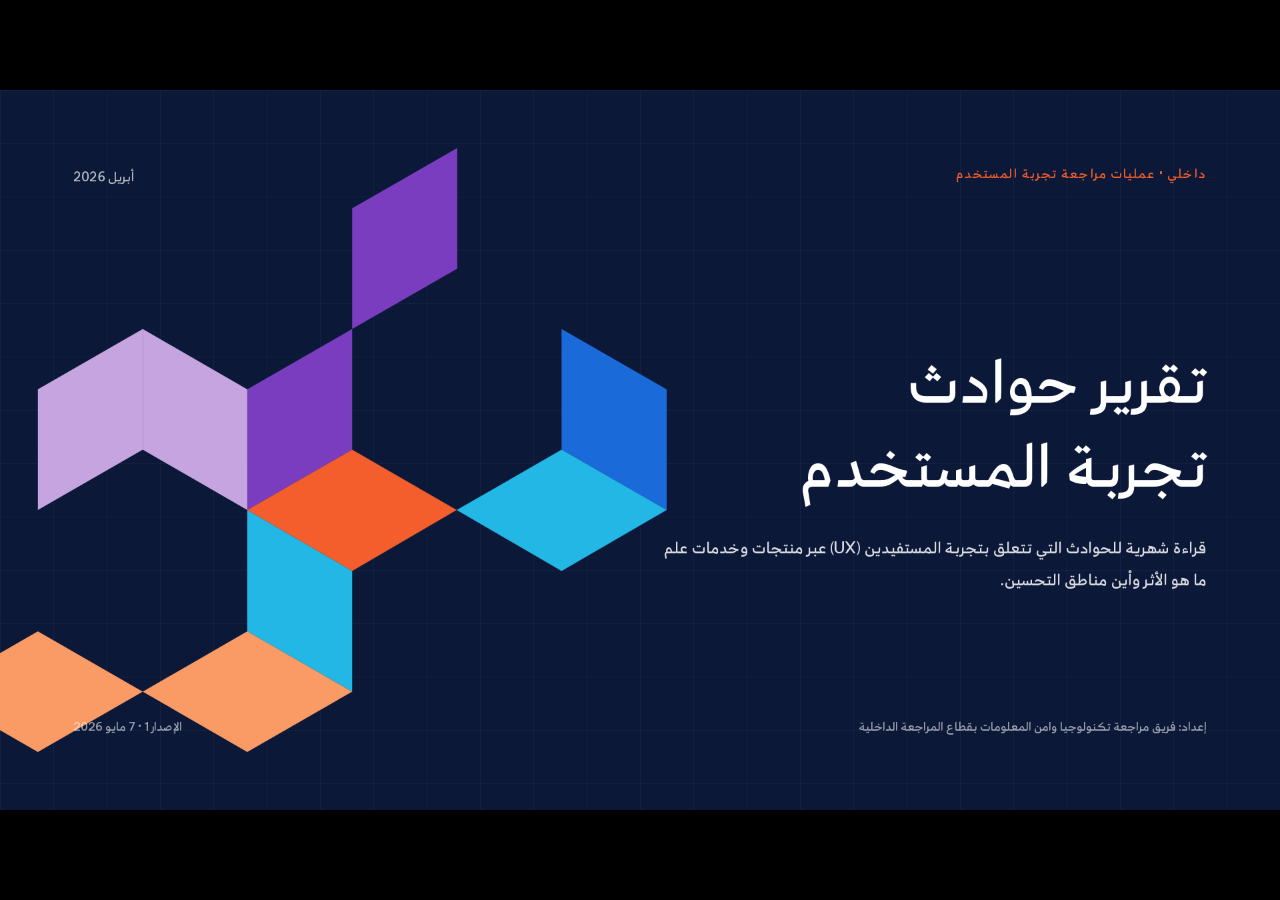
<file: project/UX Incidents - April 2026-print.html>
<!DOCTYPE html><html lang="ar" dir="rtl"><head>


<meta charset="utf-8">
<title>تقرير حوادث تجربة المستخدم — أبريل 2026</title>
<template id="__bundler_thumbnail" data-bg-color="#0B1838">
  <svg viewBox="0 0 1200 800" xmlns="http://www.w3.org/2000/svg">
    <rect width="1200" height="800" fill="#0B1838"/>
    <g transform="translate(600 400)">
      <circle cx="-180" cy="-60" r="90" fill="#7A3DC0"/>
      <circle cx="-60" cy="-60" r="90" fill="#1A6BD9"/>
      <circle cx="60" cy="-60" r="90" fill="#22B7E5"/>
      <circle cx="180" cy="-60" r="90" fill="#F35E2C"/>
      <rect x="-260" y="80" width="520" height="14" rx="7" fill="#FA9A64"/>
      <rect x="-180" y="120" width="360" height="10" rx="5" fill="#FFFFFF" opacity="0.5"/>
    </g>
  </svg>
</template>
<script src="deck-stage.js"></script>
<style>
@font-face {
  font-family: 'Elm';
  src: url('fonts/Elm-Regular.ttf') format('truetype');
  font-weight: 400 900;
  font-display: swap;
}
:root {
  /* Elm official palette */
  --navy: #0B1838;
  --navy-2: #1A2A57;
  --purple: #7A3DC0;
  --purple-light: #C5A4E0;
  --blue: #1A6BD9;
  --cyan: #22B7E5;
  --orange: #F35E2C;
  --peach: #FA9A64;
  --paper: #F7F4EE;
  --bone: #FFFFFF;
  --line: #D9D5CC;
  --muted: #6B7280;

  --type-title: 80px;
  --type-subtitle: 44px;
  --type-body: 32px;
  --type-small: 26px;
  --type-eyebrow: 24px;

  --pad-top: 100px;
  --pad-bottom: 90px;
  --pad-x: 110px;
}

* { box-sizing: border-box; }

body {
  margin: 0;
  font-family: 'Elm', 'Tahoma', 'Arial', sans-serif;
  background: #000;
  color: var(--navy);
}

deck-stage section {
  font-family: 'Elm', 'Tahoma', 'Arial', sans-serif;
  background: var(--paper);
  color: var(--navy);
  padding: var(--pad-top) var(--pad-x) var(--pad-bottom);
  display: flex;
  flex-direction: column;
  overflow: hidden;
  position: relative;
  direction: rtl;
}

.eyebrow {
  font-size: var(--type-eyebrow);
  letter-spacing: 0.06em;
  color: var(--orange);
  font-weight: 600;
}
.muted { color: var(--muted); }

h1, h2, h3, p { margin: 0; font-weight: 500; }
h1 { font-size: var(--type-title); line-height: 1.15; letter-spacing: 0; }
h2 { font-size: var(--type-subtitle); line-height: 1.2; font-weight: 500; }
p  { font-size: var(--type-body); line-height: 1.5; }

.slide-tag {
  position: absolute; top: 56px; right: 88px;
  font-size: 24px; letter-spacing: 0.04em;
  color: var(--navy); opacity: 0.55;
}
.slide-tag .dot {
  display: inline-block; width: 10px; height: 10px; background: var(--orange);
  border-radius: 50%; margin-left: 14px; vertical-align: middle;
  transform: translateY(-2px);
}
.foot {
  position: absolute; bottom: 56px; right: 88px; left: 88px;
  display: flex; justify-content: space-between; align-items: center;
  font-size: 24px; letter-spacing: 0.04em;
  color: var(--navy); opacity: 0.55;
}
.foot .logo-mini { width: 56px; height: auto; }

/* ========= COVER ========= */
.cover {
  background: var(--navy);
  color: var(--bone);
  padding: 0;
}
.cover-grid {
  position: absolute; inset: 0;
  background-image:
    linear-gradient(to right, rgba(255,255,255,0.04) 1px, transparent 1px),
    linear-gradient(to bottom, rgba(255,255,255,0.04) 1px, transparent 1px);
  background-size: 80px 80px;
  pointer-events: none;
}
.cover-mark {
  position: absolute; left: -100px; top: 50%; transform: translateY(-50%);
  width: 1100px; opacity: 1;
}
.cover-content {
  position: relative; z-index: 2;
  padding: 110px var(--pad-x);
  display: flex; flex-direction: column; justify-content: space-between; height: 100%;
}
.cover-top { display: flex; justify-content: space-between; align-items: flex-start; }
.cover-meta {
  text-align: left; font-size: 26px;
  color: var(--bone); opacity: 0.7;
  line-height: 1.6;
}
.cover-title {
  font-size: 184px; line-height: 1.05; letter-spacing: 0;
  font-weight: 500;
}
.cover-title .orange { color: var(--orange); }
.cover-title .purple { color: var(--purple-light); }
.cover-sub {
  font-size: 32px; color: var(--bone);
  opacity: 0.85; max-width: 1000px; margin-top: 36px; line-height: 1.5;
}
.cover-bottom {
  display: flex; justify-content: space-between; align-items: flex-end;
  font-size: 24px;
  color: var(--bone); opacity: 0.6;
}

/* ========= SECTION DIVIDER ========= */
.section-divider {
  background: var(--navy);
  color: var(--bone);
  justify-content: center;
}
.section-divider .num-big {
  font-size: 280px; line-height: 1; color: var(--orange);
  font-weight: 500;
}
.section-divider h1 { font-size: 110px; max-width: 1500px; margin-top: 24px; line-height: 1.15; }
.section-divider .eyebrow { color: var(--orange); margin-bottom: 48px; font-size: 28px; }
.section-divider .deco {
  position: absolute; left: -80px; bottom: -80px; width: 540px; opacity: 0.18;
}
.section-divider .stat-strip {
  display: flex; gap: 80px; margin-top: 48px;
}
.section-divider .stat-strip .item .v {
  font-size: 64px; line-height: 1; color: var(--bone); font-weight: 500;
}
.section-divider .stat-strip .item .l {
  font-size: 24px; color: var(--bone); opacity: 0.6; margin-top: 10px;
}

/* ========= KPI ========= */
.kpi-grid {
  display: grid; grid-template-columns: repeat(4, 1fr);
  gap: 28px; margin-top: 56px;
  flex: 1;
}
.kpi {
  border: 2px solid var(--navy);
  background: var(--bone);
  padding: 44px 40px 40px;
  display: flex; flex-direction: column; justify-content: space-between;
  position: relative;
  min-height: 460px;
}
.kpi .label {
  font-size: 26px; color: var(--muted);
  font-weight: 500;
}
.kpi .value {
  font-size: 200px; line-height: 0.9;
  margin-top: auto; color: var(--navy); font-weight: 500;
}
.kpi .value.orange { color: var(--orange); }
.kpi .value.purple { color: var(--purple); }
.kpi .value.blue { color: var(--blue); }
.kpi .caption { font-size: 24px; color: var(--muted); margin-top: 16px; line-height: 1.4; }
.kpi.dark { background: var(--navy); color: var(--bone); border-color: var(--navy); }
.kpi.dark .label { color: rgba(255,255,255,0.6); }
.kpi.dark .caption { color: rgba(255,255,255,0.6); }

/* ========= BARS ========= */
.bars { display: flex; flex-direction: column; gap: 14px; flex: 1; margin-top: 24px; }
.bar-row {
  display: grid;
  grid-template-columns: 320px 1fr 80px;
  align-items: center;
  gap: 24px;
  font-size: 26px;
}
.bar-row .name { font-weight: 500; }
.bar-track {
  height: 38px; background: var(--bone); border: 1.5px solid var(--line);
  position: relative;
}
.bar-fill {
  height: 100%; background: var(--navy);
}
.bar-row.accent .bar-fill { background: var(--orange); }
.bar-row.purple .bar-fill { background: var(--purple); }
.bar-row.blue .bar-fill { background: var(--blue); }
.bar-value { font-size: 28px; text-align: left; font-variant-numeric: tabular-nums; font-weight: 500; }

/* ========= THEMES ========= */
.theme-grid {
  display: grid; grid-template-columns: repeat(3, 1fr);
  grid-template-rows: 1fr 1fr auto;
  gap: 16px; margin-top: 24px; flex: 1;
  min-height: 0;
}
.theme-card {
  border: 2px solid var(--navy);
  padding: 22px 26px 20px;
  display: flex; flex-direction: column;
  justify-content: space-between;
  background: var(--bone);
  position: relative;
  min-height: 0;
  overflow: hidden;
}
.theme-card .rank {
  font-size: 24px; color: var(--muted); font-weight: 600;
}
.theme-card .count {
  font-size: 64px; line-height: 1; color: var(--navy); font-weight: 500;
  margin-top: 8px;
}
.theme-card .label {
  font-size: 26px; line-height: 1.3; margin-top: 8px; font-weight: 500;
}
.theme-card.feature { background: var(--navy); color: var(--bone); border-color: var(--navy); }
.theme-card.feature .rank { color: rgba(255,255,255,0.6); }
.theme-card.feature .count { color: var(--orange); }
.theme-card.purple-bg { background: var(--purple); color: var(--bone); border-color: var(--purple); }
.theme-card.purple-bg .rank { color: rgba(255,255,255,0.7); }
.theme-card.purple-bg .count { color: var(--bone); }
.theme-card.blue-bg { background: var(--blue); color: var(--bone); border-color: var(--blue); }
.theme-card.blue-bg .rank { color: rgba(255,255,255,0.7); }
.theme-card.blue-bg .count { color: var(--bone); }

/* ========= BIG NUMBER ========= */
.big-num-slide {
  background: var(--navy); color: var(--bone);
}
.big-num-slide.purple-slide { background: var(--purple); }
.big-num-slide .eyebrow { color: var(--orange); }
.big-num-slide.purple-slide .eyebrow { color: var(--bone); opacity: 0.85; }
.big-num-slide h1 { color: var(--bone); margin-top: 32px; max-width: 1300px; }

.big-num-row {
  display: grid; grid-template-columns: 1fr 1fr; gap: 80px;
  align-items: center; flex: 1; margin-top: 56px;
}
.big-num-row .num-side {
  font-size: 480px; line-height: 0.85;
  color: var(--orange); font-weight: 500; text-align: left;
}
.big-num-slide.purple-slide .big-num-row .num-side { color: var(--bone); }
.big-num-row .desc-side p { font-size: 34px; line-height: 1.5; max-width: 720px; }

/* ========= HEAT TABLE ========= */
.heat-wrap { flex: 1; margin-top: 36px; overflow: hidden; }
.heat {
  width: 100%; border-collapse: collapse;
  font-size: 26px; font-variant-numeric: tabular-nums;
}
.heat th, .heat td {
  border: 1.5px solid var(--line);
  padding: 16px 18px; text-align: center;
  font-weight: 500;
}
.heat thead th {
  background: var(--bone);
  text-align: center; padding: 18px 12px;
  font-size: 24px; color: var(--muted); font-weight: 600;
}
.heat thead th.col { writing-mode: vertical-rl; height: 240px; }
.heat tbody th { background: var(--paper); text-align: right; padding: 16px 22px; font-weight: 500; font-size: 26px; }
.heat td.z { color: var(--line); }

/* ========= TWO COL ========= */
.two-col {
  display: grid; grid-template-columns: 1fr 1fr;
  gap: 80px; flex: 1; margin-top: 56px;
}

/* ========= RECS ========= */
.recs ol { list-style: none; padding: 0; margin: 0; display: flex; flex-direction: column; gap: 28px; }
.recs li {
  display: grid; grid-template-columns: 80px 1fr;
  gap: 28px; padding: 22px 0; border-top: 2px solid var(--navy);
  align-items: baseline;
}
.recs li:last-child { border-bottom: 2px solid var(--navy); }
.recs .n { font-size: 38px; color: var(--orange); font-weight: 500; }
.recs .h { font-size: 32px; font-weight: 500; line-height: 1.3; }
.recs .d { font-size: 24px; color: var(--muted); margin-top: 10px; line-height: 1.55; }

/* ========= CONTEXT ========= */
.ctx-grid {
  display: grid; grid-template-columns: repeat(3, 1fr);
  gap: 60px; margin-top: 56px; flex: 1;
}
.ctx-card .label {
  font-size: 24px; color: var(--orange); font-weight: 600;
}
.ctx-card .head {
  font-size: 38px; line-height: 1.25; margin-top: 18px; font-weight: 500;
}
.ctx-card .body {
  font-size: 24px; line-height: 1.6; color: var(--muted); margin-top: 20px;
}
.ctx-card .rule {
  width: 64px; height: 3px; background: var(--orange); margin-top: 28px;
}

/* ========= SPOTLIGHT ========= */
.spotlight {
  display: grid; grid-template-columns: 1.1fr 1fr;
  gap: 60px; flex: 1; margin-top: 56px;
}
.spotlight-list { display: flex; flex-direction: column; gap: 28px; }
.spotlight-item {
  border-top: 2px solid var(--navy);
  padding-top: 24px;
  display: grid; grid-template-columns: 1fr auto;
  align-items: baseline;
}
.spotlight-item:last-child { border-bottom: 2px solid var(--navy); padding-bottom: 24px; }
.spotlight-item .name { font-size: 52px; font-weight: 500; }
.spotlight-item .pct { font-size: 28px; color: var(--muted); margin-top: 6px; }
.spotlight-item .n {
  font-size: 96px; line-height: 1; font-weight: 500;
  color: var(--orange);
}
.spotlight-note {
  background: var(--navy); color: var(--bone); padding: 56px 52px;
  display: flex; flex-direction: column; justify-content: space-between;
}
.spotlight-note .q { font-size: 36px; line-height: 1.45; font-weight: 500; }
.spotlight-note .by { font-size: 24px; color: rgba(255,255,255,0.6); margin-top: 32px; }

/* ========= THANK YOU ========= */
.thanks {
  background: var(--navy); color: var(--bone);
  padding: 0;
  align-items: center; justify-content: center;
}
.thanks-grid {
  position: absolute; inset: 0;
  background-image:
    linear-gradient(to right, rgba(255,255,255,0.04) 1px, transparent 1px),
    linear-gradient(to bottom, rgba(255,255,255,0.04) 1px, transparent 1px);
  background-size: 80px 80px;
  pointer-events: none;
}
.thanks-mark {
  position: absolute; right: -120px; bottom: -80px;
  width: 800px; opacity: 0.95;
}
.thanks-mark-2 {
  position: absolute; left: -150px; top: -100px;
  width: 600px; opacity: 0.18;
}
.thanks-content {
  position: relative; z-index: 2; text-align: center;
  display: flex; flex-direction: column; align-items: center;
}
.thanks-content .eyebrow { color: var(--orange); font-size: 32px; margin-bottom: 24px; }
.thanks-content .word {
  font-size: 320px; line-height: 1; font-weight: 500;
  letter-spacing: 0;
}
.thanks-content .word .orange { color: var(--orange); }
.thanks-content .sub {
  font-size: 36px; color: var(--bone); opacity: 0.75;
  margin-top: 32px; max-width: 1100px;
}
.thanks-foot {
  position: absolute; bottom: 56px; right: 88px; left: 88px;
  display: flex; justify-content: space-between; align-items: center;
  font-size: 24px; color: rgba(255,255,255,0.6); z-index: 3;
}
</style>
</head>
<body data-new-gr-c-s-check-loaded="14.1137.0" data-gr-ext-installed="" style="" data-new-gr-c-s-loaded="14.1137.0">

<deck-stage width="1920" height="1080" style="--deck-rail-w: 188px;">

  <!-- ============= 01 COVER ============= -->
  <section data-label="01 Cover" class="cover">
    <div class="cover-grid"></div>
    <svg class="cover-mark" viewBox="0 0 395 325.3" xmlns="http://www.w3.org/2000/svg" aria-hidden="true">
      <polygon fill="#22B7E5" points="169.1 260.3 169.1 195 225.6 227.8 225.6 292.8 169.1 260.3"></polygon>
      <polygon fill="#7A3DC0" points="169.1 130 225.6 97.5 225.6 162.5 169.1 195 169.1 130"></polygon>
      <polygon fill="#7A3DC0" points="282.2 65 225.6 97.5 225.6 32.5 282.2 0 282.2 65"></polygon>
      <polygon fill="#C5A4E0" points="56.3 130 112.8 97.5 112.8 162.5 56.3 195 56.3 130"></polygon>
      <polygon fill="#C5A4E0" points="112.8 162.5 112.8 97.5 169.1 130 169.1 195 112.8 162.5"></polygon>
      <polygon fill="#1A6BD9" points="338.4 162.5 338.4 97.5 395 130 395 195 338.4 162.5"></polygon>
      <polygon fill="#FA9A64" points="0 292.8 56.3 260.3 112.8 292.8 56.3 325.3 0 292.8"></polygon>
      <polygon fill="#FA9A64" points="112.8 292.8 169.1 260.3 225.6 292.8 169.1 325.3 112.8 292.8"></polygon>
      <polygon fill="#F35E2C" points="169.1 195 225.6 162.5 281.9 195 225.6 227.8 169.1 195"></polygon>
      <polygon fill="#22B7E5" points="281.9 195 338.4 162.5 395 195 338.4 227.8 281.9 195"></polygon>
    </svg>
    <div class="cover-content">
      <div class="cover-top">
        <div class="eyebrow" style="color: var(--orange); font-size: 26px;">داخلي · عمليات مراجعة تجربة المستخدم</div>
        <div class="cover-meta" style="">أبريل 2026<br><br></div>
      </div>
      <div>
        <div class="cover-title" style="font-size: 120px;">
          تقرير حوادث<br><span class="orange" style="font-size: 120px;"><span style="color: rgb(255, 255, 255);">تجربة المستخدم</span></span>
        </div>
        <div class="cover-sub" style="width: 850px;">
          قراءة شهرية للحوادث التي تتعلق بتجربة المستفيدين (UX) عبر منتجات وخدمات علم<div>ما هو الأثر وأين مناطق التحسين.</div></div>
      </div>
      <div class="cover-bottom">
        <div style="font-size: 24px;">إعداد: فريق مراجعة تكنولوجيا وامن المعلومات بقطاع المراجعة الداخلية</div>
        <div style="font-size: 24px;">الإصدار 1 · 7 مايو 2026</div>
      </div>
    </div>
  </section>

  <!-- ============= 02 CONTEXT ============= -->
  <section data-label="02 Context">
    <div class="slide-tag"><span class="dot"></span>السياق · 01</div>
    <h1 style="margin-top: 24px; max-width: 1500px;">ما الذي يغطيه هذا التقرير.</h1>
    <p style="margin-top: 28px; max-width: 1200px; color: var(--muted); font-size: 30px;">
      شهر واحد من بلاغات تجربة المستخدم، تم تنقيتها وتصنيفها وتجميعها لاكتشاف الأنماط بين المنتجات.
    </p>

    <div class="ctx-grid">
      <div class="ctx-card">
        <div class="label">المصدر</div>
        <div class="head">بلاغات العملاء خلال شهر أبريل 2026.</div>
        <div class="rule"></div>
        <div class="body" style="">تذاكر مسجّلة عبر قنوات الدعم لجميع منتجات وخدمات عِلم.</div>
      </div>
      <div class="ctx-card">
        <div class="label">النطاق</div>
        <div class="head" style="">حوادث المتعلقة بتجربة المستخدم</div>
        <div class="rule"></div>
        <div class="body" style="">تم استثناء أعطال البنية التحتية والقضايا التشغيلية.</div>
      </div>
      <div class="ctx-card">
        <div class="label">المنهجية</div>
        <div class="head" style="">تصنيف كل الحوادث ضمن اهم محاور الـ UX.</div>
        <div class="rule"></div>
        <div class="body">المحاور تعكس وجهة نظر المستخدم: المصادقة، الدفع، الأزرار المخفية، الإشعارات، الرفع، الصلاحيات، التعديل، اللغة، الخصوصية.</div>
      </div>
    </div>

    <div class="foot">
      <div style="">تقرير مراجعة حوادث تجربة المستخدم · أبريل 2026</div>
      <div>02 / 14</div>
    </div>
  </section>

  <!-- ============= 03 AT A GLANCE ============= -->
  <section data-label="03 At a glance">
    <div class="slide-tag"><span class="dot"></span>لمحة عامة · 02</div>
    <h1 style="margin-top: 24px;">أبريل في أربعة أرقام.</h1>
    <p style="margin-top: 24px; color: var(--muted); font-size: 28px; max-width: 1200px;"><br></p>

    <div class="kpi-grid">
      <div class="kpi">
        <div class="label">إجمالي حوادث تجربة المستخدم</div>
        <div class="value orange">432</div>
        <div class="caption">من جميع قنوات البلاغ</div>
      </div>
      <div class="kpi">
        <div class="label">الخدمات المتأثرة</div>
        <div class="value">30</div>
        <div class="caption" style="">من جميع خدمات ومنتجات علم</div>
      </div>
      <div class="kpi">
        <div class="label">محاور تجربة المستخدم</div>
        <div class="value purple" style="">9</div>
        <div class="caption" style="">فئات من منظور المستخدم</div>
      </div>
      <div class="kpi dark">
        <div class="label">حصة أعلى 3 خدمات</div>
        <div class="value orange">53<span style="font-size: 96px;">٪</span></div>
        <div class="caption" style="width: 350.571px;">من إجمالي حوادث المتعلقة بتجربة المستخدم</div>
      </div>
    </div>

    <div class="foot">
      <div style="">تقرير مراجعة حوادث تجربة المستخدم · أبريل 2026</div>
      <div>03 / 14</div>
    </div>
  </section>

  <!-- ============= 04 SECTION DIVIDER: SERVICES ============= -->
  <section data-label="04 Where it hurts" class="section-divider">
    <div style="position:relative; z-index: 2;">
      <div class="eyebrow">الجزء الأول</div>
      <div class="num-big">.01</div>
      <h1 style="">أين تقع مشاكل العملاء— حسب الخدمة.</h1>
      <div class="stat-strip">
        <div class="item"><div class="v">432</div><div class="l">حادثة</div></div>
        <div class="item"><div class="v">30</div><div class="l">خدمة</div></div>
        <div class="item"><div class="v">3</div><div class="l">تستحوذ على الأغلب</div></div>
      </div>
    </div>
  </section>

  <!-- ============= 05 BARS ============= -->
  <section data-label="05 Volume by service">
    <div class="slide-tag"><span class="dot"></span>الحجم حسب الخدمة · 03</div>
    <h1 style="margin-top: 24px;">أعلى 10 خدمات بحسب عدد الحوادث المتعلقة بتجربة المستخدم.</h1>
    <p style="margin-top: 20px; color: var(--muted); font-size: 26px; max-width: 1300px;">
      ثلاث خدمات — إرتاح، NSP-Portal-CSA، ومقيم V3 — تنتج أكثر من نصف حوادث تجربة المستخدم في أبريل.
    </p>

    <div class="bars">
      <div class="bar-row accent">
        <div class="name">إرتاح (Ertah)</div>
        <div class="bar-track"><div class="bar-fill" style="width: 100%;"></div></div>
        <div class="bar-value">94</div>
      </div>
      <div class="bar-row accent">
        <div class="name">NSP-Portal-CSA</div>
        <div class="bar-track"><div class="bar-fill" style="width: 84%;"></div></div>
        <div class="bar-value">79</div>
      </div>
      <div class="bar-row accent">
        <div class="name">مقيم V3 (Muqeem)</div>
        <div class="bar-track"><div class="bar-fill" style="width: 58.5%;"></div></div>
        <div class="bar-value">55</div>
      </div>
      <div class="bar-row">
        <div class="name">Cargo Gate</div>
        <div class="bar-track"><div class="bar-fill" style="width: 35.1%;"></div></div>
        <div class="bar-value">33</div>
      </div>
      <div class="bar-row">
        <div class="name">Port Community System</div>
        <div class="bar-track"><div class="bar-fill" style="width: 29.8%;"></div></div>
        <div class="bar-value">28</div>
      </div>
      <div class="bar-row">
        <div class="name">TMS</div>
        <div class="bar-track"><div class="bar-fill" style="width: 29.8%;"></div></div>
        <div class="bar-value">28</div>
      </div>
      <div class="bar-row">
        <div class="name">New TAMM</div>
        <div class="bar-track"><div class="bar-fill" style="width: 12.8%;"></div></div>
        <div class="bar-value">12</div>
      </div>
      <div class="bar-row">
        <div class="name">Fasah Pay</div>
        <div class="bar-track"><div class="bar-fill" style="width: 12.8%;"></div></div>
        <div class="bar-value">12</div>
      </div>
      <div class="bar-row">
        <div class="name">AMN</div>
        <div class="bar-track"><div class="bar-fill" style="width: 11.7%;"></div></div>
        <div class="bar-value">11</div>
      </div>
      <div class="bar-row">
        <div class="name">مستمر (Mustamir)</div>
        <div class="bar-track"><div class="bar-fill" style="width: 11.7%;"></div></div>
        <div class="bar-value">11</div>
      </div>
    </div>

    <div class="foot">
      <div>أبريل 2026 · أعلى 10 من أصل 30 خدمة</div>
      <div>05 / 14</div>
    </div>
  </section>

  <!-- ============= 06 SPOTLIGHT TOP THREE ============= -->
  <section data-label="06 Top three">
    <div class="slide-tag"><span class="dot"></span>الثلاث الكبار · 04</div>
    <h1 style="margin-top: 24px;">ثلاث خدمات تحمل العبء الأكبر.</h1>
    <p style="margin-top: 20px; color: var(--muted); font-size: 26px; max-width: 1300px;">
      53٪ من حوادث تجربة المستخدم في أبريل جاءت من ثلاث منصات فقط.</p>

    <div class="spotlight">
      <div class="spotlight-list">
        <div class="spotlight-item">
          <div>
            <div class="name">إرتاح (Ertah)</div>
            <div class="pct">21.8٪ من الإجمالي</div>
          </div>
          <div class="n">94</div>
        </div>
        <div class="spotlight-item">
          <div>
            <div class="name">NSP-Portal-CSA</div>
            <div class="pct">18.3٪ من الإجمالي</div>
          </div>
          <div class="n">79</div>
        </div>
        <div class="spotlight-item">
          <div>
            <div class="name">مقيم V3 (Muqeem)</div>
            <div class="pct">12.7٪ من الإجمالي</div>
          </div>
          <div class="n">55</div>
        </div>
      </div>
      <div class="spotlight-note">
        <div class="q" style="">مجتمعةً، تنتج هذه الخدمات الثلاث مجمل الحوادث المتعلقة بتجربة المستخدم تفوق ما تنتجه باقي الخدمات والمنتجات لهذا الشهر</div>
        <div class="by" style="">— قاعدة باريتو على أرض الواقع</div>
      </div>
    </div>

    <div class="foot">
      <div style="">تقرير مراجعة حوادث تجربة المستخدم · أبريل 2026</div>
      <div>06 / 14</div>
    </div>
  </section>

  <!-- ============= 07 SECTION DIVIDER: THEMES ============= -->
  <section data-label="07 What hurts" class="section-divider">
    <div style="position:relative; z-index: 2;">
      <div class="eyebrow">الجزء الثاني</div>
      <div class="num-big">.02</div>
      <h1 style="font-size: 90px;">ما هي الجوانب التي تؤثر بشكل سلبي على تجربة المستخدم</h1>
      <div class="stat-strip">
        <div class="item"><div class="v">9</div><div class="l">محاور مصنّفة</div></div>
        <div class="item"><div class="v">4</div><div class="l">تستحوذ على 87٪</div></div>
        <div class="item"><div class="v">31٪</div><div class="l">تخص المصادقة</div></div>
      </div>
    </div>
  </section>

  <!-- ============= 08 THEME GRID ============= -->
  <section data-label="08 Themes" style="padding-bottom: 130px;">
    <div class="slide-tag"><span class="dot"></span>محاور تجربة المستخدم · 05</div>
    <h1 style="margin-top: 16px; font-size: 60px;">تسعة محاور، أربعة منها هي الأهم.</h1>
    <p style="margin-top: 14px; color: var(--muted); font-size: 24px; max-width: 1300px;">
      المصادقة، الدفع، اختفاء عناصر الواجهة، والإشعارات الخاطئة تستحوذ مجتمعةً على نحو تسع حوادث من كل عشر.
    </p>

    <div class="theme-grid">
      <div class="theme-card feature">
        <div>
          <div class="rank">1# · 31٪</div>
          <div class="count">136</div>
        </div>
        <div>
          <div class="label">إدارة الحساب / المصادقة (OTP، تسجيل، استعادة)</div>
        </div>
      </div>
      <div class="theme-card purple-bg">
        <div>
          <div class="rank">2# · 21٪</div>
          <div class="count">91</div>
        </div>
        <div>
          <div class="label">الدفع / الفوترة / المحفظة / الاسترجاع</div>
        </div>
      </div>
      <div class="theme-card blue-bg">
        <div>
          <div class="rank">3# · 18٪</div>
          <div class="count">77</div>
        </div>
        <div>
          <div class="label">اختفاء خيار / زر / حقل أو عدم ظهوره</div>
        </div>
      </div>
      <div class="theme-card" style="background-color: rgb(255, 255, 223);">
        <div>
          <div class="rank" style="">4# · 17٪</div>
          <div class="count" style="">72</div>
        </div>
        <div>
          <div class="label">الرسائل / الإشعارات غير المرغوبة أو بالخطأ</div>
        </div>
      </div>
      <div class="theme-card">
        <div>
          <div class="rank">5# · 8٪</div>
          <div class="count">35</div>
        </div>
        <div>
          <div class="label">رفع المرفقات / التحميل والإدخال في النماذج</div>
        </div>
      </div>
      <div class="theme-card">
        <div>
          <div class="rank">6# · 6٪</div>
          <div class="count">24</div>
        </div>
        <div>
          <div class="label">صلاحيات وأدوار المستخدم (تخصيص / حجب / وصول)</div>
        </div>
      </div>
      <div class="theme-card" style="grid-column: span 3; min-height: 0; padding: 18px 28px;">
        <div style="display:flex; gap: 60px; align-items: center; justify-content: space-between; flex: 1;">
          <div style="font-size: 26px; color: var(--muted); font-weight: 600;">&nbsp;بقية المحاور · 16 حادثة · 4٪</div>
          <div style="font-size:24px; color: var(--navy); flex: 1; text-align: left;">
            تعديل / تحديث البيانات · 12 &nbsp;·&nbsp; اللغة / الترجمة / التعريب · 3 &nbsp;·&nbsp; خصوصية البيانات في الواجهة · 1
          </div>
        </div>
      </div>
    </div>

    <div class="foot">
      <div>أبريل 2026 · 9 من 9 محاور</div>
      <div>08 / 14</div>
    </div>
  </section>

  <!-- ============= 09 ACCOUNT & AUTH BIG NUMBER ============= -->
  <section data-label="09 Account &amp; Auth" class="big-num-slide">
    <div class="eyebrow" style="font-size:24px;">المحور · 1#</div>
    <h1 style="">إدارة الحساب والمصادقة يشكل المحور الاكبر في عدد الحوادث المرتبطة بتجربة المستخدم.</h1>

    <div class="big-num-row">
      <div class="num-side">136</div>
      <div class="desc-side">
        <p style="">مستخدمون يتعطّلون عند البوابة — رموز OTP فاشلة، حلقات استعادة لا تنتهي، وتسجيلات معلّقة، عبر 18 خدمة مختلفة.</p>
        <p style="margin-top: 28px; font-size: 28px; color: rgba(255, 255, 255, 0.75);">تحسين في هذا الجانب من شأنه إزالة قرابة <strong style="color: var(--orange);">31٪</strong> من إجمالي حوادث تجربة المستخدم شهرياً.</p>
        <p style="margin-top: 24px; font-size: 28px; color: rgba(255, 255, 255, 0.7); direction: rtl;"><br></p>
      </div>
    </div>

    <div class="foot" style="color: rgba(255,255,255,0.5);">
      <div style="">تقرير مراجعة حوادث تجربة المستخدم · أبريل 2026</div>
      <div>09 / 14</div>
    </div>
  </section>

  <!-- ============= 10 PAYMENTS BIG NUMBER ============= -->
  <section data-label="10 Payments" class="big-num-slide purple-slide">
    <div class="eyebrow" style="font-size:24px;">المحور · 2#</div>
    <h1 style="">الدفع والفوترة والمحفظة - المحور اكثر حساسية للعملاء</h1>

    <div class="big-num-row">
      <div class="num-side">91</div>
      <div class="desc-side">
        <p>عمليات شحن فاشلة، فواتير مفقودة، استرجاعات غامضة، وأخطاء في تحميل الرصيد. تصيب المستخدم في اللحظة التي يحتاج فيها للثقة.</p>
        <p style="margin-top: 28px; font-size: 28px; opacity: 0.9;">تتركّز في <strong>Cargo Gate</strong>، <strong>Fasah Pay</strong>، ومعاملات تجديد وتفعيل خدمات في منتج&nbsp;<strong>مقيم.</strong></p>
        <p style="margin-top: 24px; font-size: 28px; opacity: 0.85;"><br></p>
      </div>
    </div>

    <div class="foot" style="color: rgba(255,255,255,0.7);">
      <div style="">تقرير مراجعة حوادث تجربة المستخدم · أبريل 2026</div>
      <div>10 / 14</div>
    </div>
  </section>

  <!-- ============= 11 HIDDEN CONTROLS / NOTIFICATIONS ============= -->
  <section data-label="11 UI &amp; messages">
    <div class="slide-tag"><span class="dot"></span>الواجهة والرسائل · 06</div>
    <h1 style="margin-top: 24px; max-width: 1500px;">محوران، وجذر واحد: المستخدم لا يثق فيما يراه على الشاشة او فيما يصله.</h1>

    <div class="two-col" style="margin-top: 56px;">
      <div>
        <div class="eyebrow" style="color: var(--orange); font-size:24px;">المحور · 3#</div>
        <div style="font-size: 240px; line-height: 0.9; color: var(--blue); font-weight: 500; margin-top: 12px;">77</div>
        <h2 style="margin-top: 16px; max-width: 720px;">اختفاء الأزرار والحقول والخيارات.</h2>
        <p style="margin-top: 24px; font-size: 26px; color: var(--muted); max-width: 720px;">
          المستخدم يفتح الشاشة فلا يجد الإجراء المطلوب — أهلية مخفيّة، زر "تقديم اعتراض" غائب، حقول مشروطة لا تظهر.
        </p>
        <p style="margin-top: 16px; font-size: 24px; color: var(--muted);"><br></p>
      </div>
      <div>
        <div class="eyebrow" style="color: var(--orange); font-size:24px;">المحور · 4#</div>
        <div style="font-size: 240px; line-height: 0.9; color: var(--purple); font-weight: 500; margin-top: 12px;">72</div>
        <h2 style="margin-top: 16px; max-width: 720px;">إشعارات خاطئة أو غير مرغوبة.</h2>
        <p style="margin-top: 24px; font-size: 26px; color: var(--muted); max-width: 720px;">
          رسائل SMS وإشعارات داخل التطبيق تُرسَل بالخطأ، أو لمستلم خاطئ، أو تتعارض مع الحالة الفعلية لطلب المستخدم.
        </p>
        <p style="margin-top: 16px; font-size: 24px; color: var(--muted);"><br></p>
      </div>
    </div>

    <div class="foot">
      <div style="">تقرير مراجعة حوادث تجربة المستخدم · أبريل 2026</div>
      <div>11 / 14</div>
    </div>
  </section>

  <!-- ============= 12 HEATMAP ============= -->
  <section data-label="12 Service x Theme">
    <div class="slide-tag"><span class="dot"></span>أين يتقاطعان · 07</div>
    <h1 style="margin-top: 24px;">الخدمة × المحور — أين نوجّه مهام التحسين القادمة.</h1>
    <p style="margin-top: 18px; color: var(--muted); font-size: 24px; max-width: 1300px;">
      توزيع تقريبي عبر أعلى 5 خدمات وأعلى 5 محاور.
    </p>

    <div class="heat-wrap">
      <table class="heat">
        <thead>
          <tr>
            <th></th>
            <th class="col">الحساب والمصادقة</th>
            <th class="col">الدفع والفوترة</th>
            <th class="col">عناصر مخفيّة</th>
            <th class="col">إشعارات خاطئة</th>
            <th class="col">الرفع والنماذج</th>
          </tr>
        </thead>
        <tbody>
          <tr>
            <th>إرتاح</th>
            <td style="background: rgba(243,94,44,0.95); color:#fff;">38</td>
            <td style="background: rgba(243,94,44,0.55);">22</td>
            <td style="background: rgba(243,94,44,0.35);">14</td>
            <td style="background: rgba(243,94,44,0.45);">18</td>
            <td style="background: rgba(243,94,44,0.06);">2</td>
          </tr>
          <tr>
            <th>NSP-Portal-CSA</th>
            <td style="background: rgba(243,94,44,0.75); color:#fff;">29</td>
            <td style="background: rgba(243,94,44,0.30);">12</td>
            <td style="background: rgba(243,94,44,0.55);">22</td>
            <td style="background: rgba(243,94,44,0.20);">8</td>
            <td style="background: rgba(243,94,44,0.20);">8</td>
          </tr>
          <tr>
            <th>مقيم V3</th>
            <td style="background: rgba(243,94,44,0.45);">18</td>
            <td style="background: rgba(243,94,44,0.30);">12</td>
            <td style="background: rgba(243,94,44,0.30);">12</td>
            <td style="background: rgba(243,94,44,0.20);">8</td>
            <td style="background: rgba(243,94,44,0.12);">5</td>
          </tr>
          <tr>
            <th>Cargo Gate</th>
            <td style="background: rgba(243,94,44,0.06);">2</td>
            <td style="background: rgba(243,94,44,0.65); color:#fff;">25</td>
            <td style="background: rgba(243,94,44,0.06);">2</td>
            <td style="background: rgba(243,94,44,0.06);">2</td>
            <td class="z">—</td>
          </tr>
          <tr>
            <th style="">PCS</th>
            <td style="background: rgba(243,94,44,0.20);">8</td>
            <td style="background: rgba(243,94,44,0.12);">5</td>
            <td style="background: rgba(243,94,44,0.20);">8</td>
            <td style="background: rgba(243,94,44,0.12);">5</td>
            <td style="background: rgba(243,94,44,0.06);">2</td>
          </tr>
        </tbody>
      </table>
    </div>

    <div class="foot">
      <div>أبريل 2026 · توزيع توضيحي</div>
      <div>12 / 14</div>
    </div>
  </section>


  <!-- ============= 14 THANK YOU ============= -->
  <section data-label="14 Thank you" class="thanks" data-deck-last-visible="">
    <div class="thanks-grid"></div>
    <svg class="thanks-mark-2" viewBox="0 0 395 325.3" xmlns="http://www.w3.org/2000/svg" aria-hidden="true">
      <polygon fill="#22B7E5" points="169.1 260.3 169.1 195 225.6 227.8 225.6 292.8 169.1 260.3"></polygon>
      <polygon fill="#7A3DC0" points="169.1 130 225.6 97.5 225.6 162.5 169.1 195 169.1 130"></polygon>
      <polygon fill="#7A3DC0" points="282.2 65 225.6 97.5 225.6 32.5 282.2 0 282.2 65"></polygon>
      <polygon fill="#C5A4E0" points="56.3 130 112.8 97.5 112.8 162.5 56.3 195 56.3 130"></polygon>
      <polygon fill="#C5A4E0" points="112.8 162.5 112.8 97.5 169.1 130 169.1 195 112.8 162.5"></polygon>
      <polygon fill="#1A6BD9" points="338.4 162.5 338.4 97.5 395 130 395 195 338.4 162.5"></polygon>
      <polygon fill="#FA9A64" points="0 292.8 56.3 260.3 112.8 292.8 56.3 325.3 0 292.8"></polygon>
      <polygon fill="#FA9A64" points="112.8 292.8 169.1 260.3 225.6 292.8 169.1 325.3 112.8 292.8"></polygon>
      <polygon fill="#F35E2C" points="169.1 195 225.6 162.5 281.9 195 225.6 227.8 169.1 195"></polygon>
      <polygon fill="#22B7E5" points="281.9 195 338.4 162.5 395 195 338.4 227.8 281.9 195"></polygon>
    </svg>
    <svg class="thanks-mark" viewBox="0 0 395 325.3" xmlns="http://www.w3.org/2000/svg" aria-hidden="true">
      <polygon fill="#22B7E5" points="169.1 260.3 169.1 195 225.6 227.8 225.6 292.8 169.1 260.3"></polygon>
      <polygon fill="#7A3DC0" points="169.1 130 225.6 97.5 225.6 162.5 169.1 195 169.1 130"></polygon>
      <polygon fill="#7A3DC0" points="282.2 65 225.6 97.5 225.6 32.5 282.2 0 282.2 65"></polygon>
      <polygon fill="#C5A4E0" points="56.3 130 112.8 97.5 112.8 162.5 56.3 195 56.3 130"></polygon>
      <polygon fill="#C5A4E0" points="112.8 162.5 112.8 97.5 169.1 130 169.1 195 112.8 162.5"></polygon>
      <polygon fill="#1A6BD9" points="338.4 162.5 338.4 97.5 395 130 395 195 338.4 162.5"></polygon>
      <polygon fill="#FA9A64" points="0 292.8 56.3 260.3 112.8 292.8 56.3 325.3 0 292.8"></polygon>
      <polygon fill="#FA9A64" points="112.8 292.8 169.1 260.3 225.6 292.8 169.1 325.3 112.8 292.8"></polygon>
      <polygon fill="#F35E2C" points="169.1 195 225.6 162.5 281.9 195 225.6 227.8 169.1 195"></polygon>
      <polygon fill="#22B7E5" points="281.9 195 338.4 162.5 395 195 338.4 227.8 281.9 195"></polygon>
    </svg>
    <div class="thanks-content">
      <div class="eyebrow" style="">عمليات مراجعة تجربة المستخدم</div>
      <div class="word" style="">شكرا&nbsp;<span class="orange" style=""><span style="color: rgb(255, 255, 255);">لكم</span></span></div>
      <div class="sub" style="">للأسئلة والملاحظات، لا تترددون في السؤال.</div>
    </div>
    <div class="thanks-foot">
      <div style="">تقرير مراجعة حوادث تجربة المستخدم · أبريل 2026</div>
      <div>14 / 14</div>
    </div>
  </section>

</deck-stage>



<script>
(async () => {
  try { await customElements.whenDefined('deck-stage'); } catch (e) {}
  try { await document.fonts.ready; } catch (e) {}
  setTimeout(() => { try { window.print(); } catch (e) {} }, 500);
})();
</script>
</body><grammarly-desktop-integration data-grammarly-shadow-root="true"></grammarly-desktop-integration></html>
</file>
